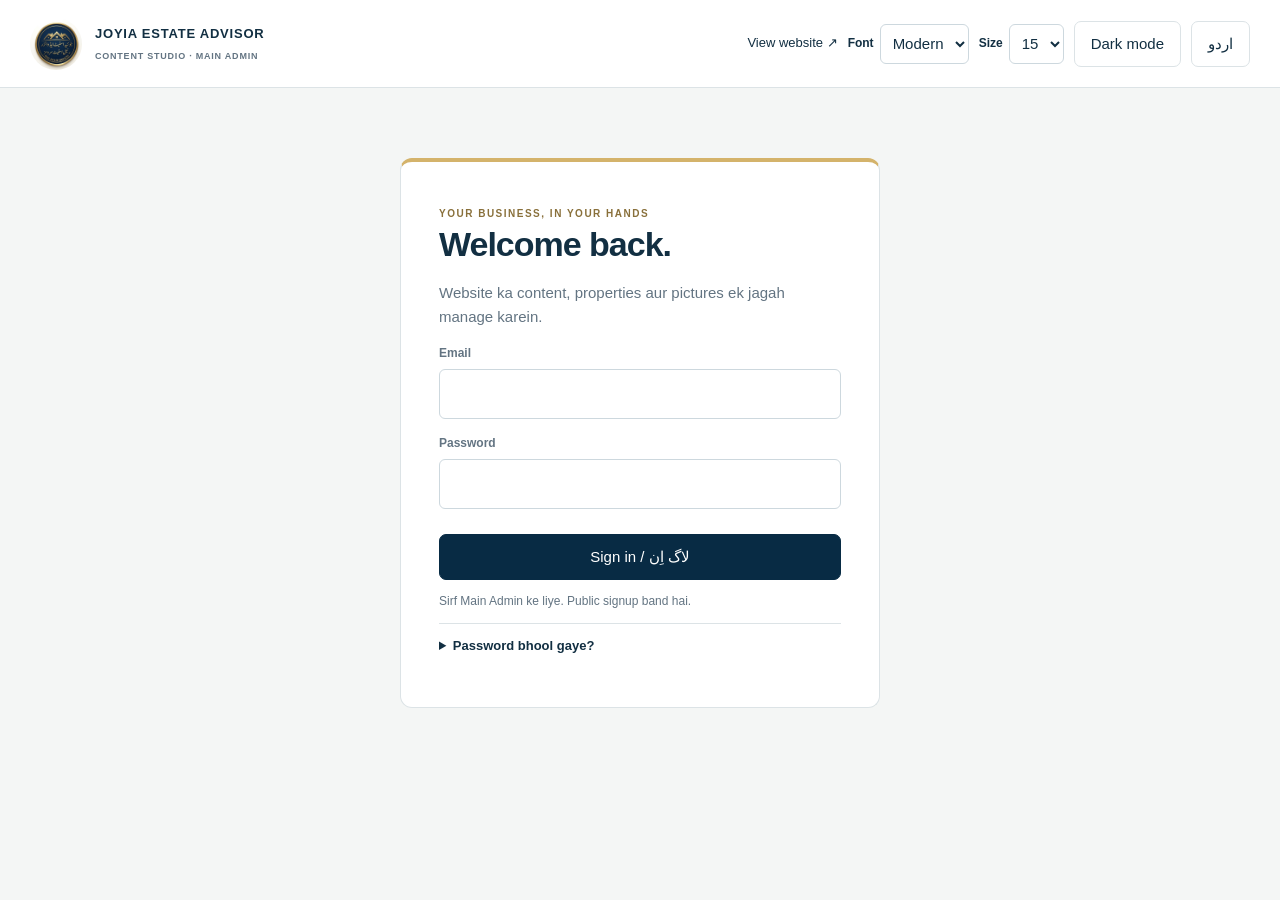
<file: admin/index.html>
<!doctype html>
<html lang="en"><head><meta charset="utf-8"><meta name="viewport" content="width=device-width,initial-scale=1"><meta name="robots" content="noindex,nofollow"><title>JSA · Admin Studio</title><link rel="icon" href="../assets/images/logo.webp"><link rel="stylesheet" href="admin.css"><script defer src="../assets/vendor/supabase.js"></script><script defer src="../assets/js/site-content.js"></script><script defer src="../assets/js/supabase-config.js"></script><script defer src="../assets/js/content-model.js"></script><script defer src="admin.js"></script></head>
<body>
<header class="top"><a class="identity" href="../index.html"><img src="../assets/images/logo.webp" alt="Joyia Estate Advisor"><span>JOYIA ESTATE ADVISOR<small>CONTENT STUDIO · MAIN ADMIN</small></span></a><div class="actions"><a href="../index.html" target="_blank" rel="noopener">View website ↗</a><label class="admin-font-label">Font <select id="admin-font"><option value="modern">Modern</option><option value="classic">Classic</option></select></label><label class="admin-font-label">Size <select id="admin-size"><option value="14">14</option><option value="15">15</option><option value="16">16</option><option value="18">18</option></select></label><button id="admin-theme" type="button">Dark mode</button><button id="admin-language">اردو</button><button id="logout" hidden>Sign out</button></div></header>
<main id="login-panel" class="login"><span class="overline">YOUR BUSINESS, IN YOUR HANDS</span><h1>Welcome back.</h1><p>Website ka content, properties aur pictures ek jagah manage karein.</p><form id="login-form"><label>Email<input id="email" type="email" autocomplete="username" required></label><label>Password<input id="password" type="password" autocomplete="current-password" required></label><button class="primary" id="login-button">Sign in / لاگ اِن</button></form><p class="subtle">Sirf Main Admin ke liye. Public signup band hai.</p><details><summary>Password bhool gaye?</summary><p>Supabase → Authentication → Users mein apna user kholein aur password recovery ka option use karein. Account delete na karein; permissions uski UID se linked hain.</p></details></main>
<div id="workspace" hidden><aside><p class="overline">WORKSPACE</p><nav id="sections" aria-label="Admin sections"></nav><div class="aside-note"><span class="dot"></span> One Main Admin<p>WhatsApp & phone enquiries.<br>No online transactions.</p></div></aside><main class="studio"><div class="heading"><div><p class="overline">JOYIA / ADMINISTRATION</p><h1 id="section-title">Overview</h1></div><span id="save-state" class="badge">Not published yet</span></div><div class="publish-bar"><span id="change-state">No unsaved changes</span><div class="actions"><button id="reload">Reload</button><button id="export">Backup ↓</button><button class="primary" id="publish">Publish changes ↗</button></div></div><section id="editor"></section></main></div>
<div id="message" role="status" aria-live="polite" hidden></div><noscript>Enable JavaScript to use Admin Studio.</noscript>
</body></html>
</file>
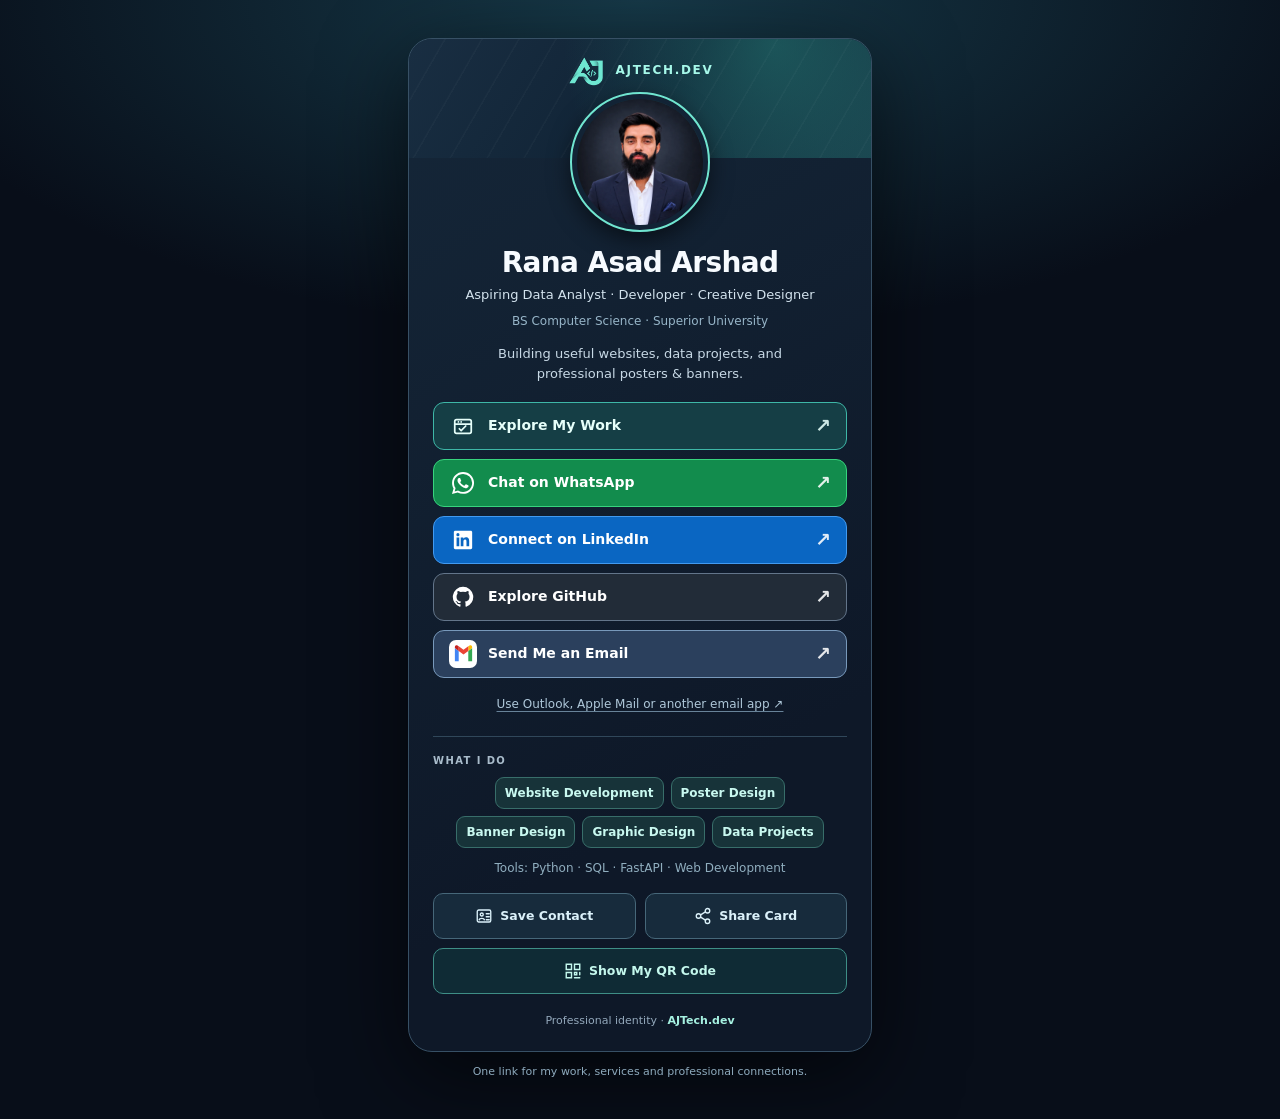
<file: ajtech-card/index.html>
<!doctype html>
<html lang="en">
<head>
  <meta charset="utf-8">
  <meta name="viewport" content="width=device-width, initial-scale=1">
  <meta name="theme-color" content="#080e19">
  <meta name="description" content="Connect with Rana Asad Arshad at AJTech.dev. Web development, data projects, poster and banner design. Explore portfolio, GitHub, LinkedIn or WhatsApp.">
  <meta property="og:type" content="website">
  <meta property="og:site_name" content="AJTech.dev">
  <meta property="og:title" content="Rana Asad Arshad | AJTech.dev">
  <meta property="og:description" content="Websites, data projects, posters and banners. Explore my work or get in touch with AJTech.dev.">
  <meta property="og:url" content="https://ranaasad-dev.github.io/ajtech-connect/">
  <meta property="og:image" content="https://ranaasad-dev.github.io/ajtech-connect/ajtech-preview-v2.jpg">
  <meta property="og:image:secure_url" content="https://ranaasad-dev.github.io/ajtech-connect/ajtech-preview-v2.jpg">
  <meta property="og:image:type" content="image/jpeg">
  <meta property="og:image:width" content="1200">
  <meta property="og:image:height" content="630">
  <meta property="og:image:alt" content="AJTech.dev digital business card with Rana Asad Arshad">
  <meta name="twitter:card" content="summary_large_image">
  <meta name="twitter:title" content="Rana Asad Arshad | AJTech.dev">
  <meta name="twitter:description" content="Web Development · Data Projects · Posters · Banners">
  <meta name="twitter:image" content="https://ranaasad-dev.github.io/ajtech-connect/ajtech-preview-v2.jpg">
  <title>Rana Asad Arshad | AJTech.dev — Connect</title>
  <link rel="icon" type="image/png" href="aj-mark.png">
  <style>
    :root{color-scheme:dark;--bg:#080e19;--surface:#101e2e;--text:#f7fbff;--muted:#b5c9d6;--mint:#70e5d0;--stroke:#304d60}
    *{box-sizing:border-box}
    html{min-height:100%;background:var(--bg)}
    body{margin:0;min-height:100vh;background:radial-gradient(ellipse 70% 35% at 50% 0%,#163948 0,transparent 85%),var(--bg);color:var(--text);font:400 14px/1.5 system-ui,-apple-system,'Segoe UI',Roboto,Arial,sans-serif;display:grid;place-items:center;padding:24px 14px 30px}
    a{color:inherit}
    .shell{width:min(100%,464px)}
    .card{overflow:hidden;border:1px solid #375065;border-radius:24px;background:linear-gradient(150deg,#152739 0%,#0e1828 72%);box-shadow:0 22px 65px #0007}
    .cover{height:119px;position:relative;background:radial-gradient(circle at 79% 5%,#2377728a,transparent 55%),linear-gradient(125deg,#192e42,#102335 55%,#193f4b)}
    .cover:after{content:"";position:absolute;inset:0;pointer-events:none;background:repeating-linear-gradient(120deg,transparent 0 30px,#ffffff07 31px 32px)}
    .brand{position:absolute;left:50%;top:15px;transform:translateX(-50%);display:flex;align-items:center;gap:7px;z-index:1;font-weight:800;letter-spacing:.14em;color:#a6f8e9;font-size:12px;white-space:nowrap}
    .brand img{width:42px;height:32px;object-fit:contain}
    .profile{display:block;width:136px;height:136px;object-fit:cover;object-position:center 36%;border:5px solid #122335;outline:2px solid var(--mint);border-radius:50%;margin:-64px auto 0;position:relative;z-index:2;box-shadow:0 8px 23px #0009}
    .content{text-align:center;padding:13px 24px 22px}
    h1{font-size:clamp(24px,5.8vw,28px);line-height:1.18;letter-spacing:-.65px;margin:3px 0 6px}
    .role{margin:0;color:#d3e3ee;font-size:13px}
    .education{margin:7px 0 0;color:#97b5c8;font-size:12px}
    .intro{margin:14px auto 18px;color:#c8d9e6;max-width:365px;font-size:13px;line-height:1.55}
    .section-label{margin:0 0 9px;text-align:left;color:#a9bccb;font-size:10px;letter-spacing:.14em;font-weight:800;text-transform:uppercase}
    .links{display:grid;gap:9px}
    .link{display:flex;align-items:center;justify-content:space-between;gap:12px;min-height:48px;padding:8px 15px;border-radius:11px;border:1px solid transparent;text-decoration:none;font-weight:670;text-align:left;font-size:14px;transition:background-color .16s,border-color .16s,transform .16s}
    .link:hover{transform:translateY(-1px)}
    .left{display:flex;align-items:center;gap:11px;min-width:0}
    .glyph{width:28px;height:28px;display:inline-flex;align-items:center;justify-content:center;flex:none}
    .glyph svg{display:block;width:22px;height:22px}
    .arrow{font-size:19px;opacity:.88;flex:none;line-height:1}
    .portfolio{background:#153e45;border-color:#3eb7a7;color:#e6fffa}
    .portfolio:hover{background:#20616a}
    .whatsapp{background:#128c4d;border-color:#37d47e;color:#fff}
    .whatsapp:hover{background:#0c7840}
    .linkedin{background:#0a66c2;border-color:#429af0;color:#fff}
    .linkedin:hover{background:#0755a5}
    .github{background:#222c38;border-color:#63758a;color:#fff}
    .github:hover{background:#303d4e}
    .email{background:#2b405d;border-color:#7899bb;color:#fff}
    .email:hover{background:#385879}
    .email .glyph{background:#fff;border-radius:7px;width:28px;height:28px}
    .email .glyph svg{width:23px;height:23px}
    .contact-alt{display:inline-block;padding:6px 8px;margin-top:2px;color:#afc8da;font-size:12px;text-decoration:underline;text-decoration-color:#688399;text-underline-offset:3px}
    .services{margin:17px 0 0;border-top:1px solid #30475a;padding-top:16px}
    .service-tags,.skill-tags{display:flex;flex-wrap:wrap;justify-content:center;gap:7px}
    .service{font-size:12px;font-weight:600;padding:6px 9px;color:#c9f9f0;border-radius:9px;border:1px solid #386e6a;background:#173339}
    .skills-note{margin:11px 0 0;color:#90aebf;font-size:12px}
    .actions{display:grid;grid-template-columns:1fr 1fr;gap:9px;margin-top:16px}
    .action{display:flex;gap:7px;align-items:center;justify-content:center;min-height:46px;padding:8px 9px;border:1px solid #466779;border-radius:10px;background:#172b3c;color:#dbf1fa;font:650 12.5px/1.25 system-ui,-apple-system,'Segoe UI',Arial,sans-serif;cursor:pointer;transition:background-color .16s}
    .action:hover{background:#254356}
    .action svg{height:18px;width:18px;flex:none}
    .action.qr-button{grid-column:1/-1;min-height:46px;background:#0f2b35;border-color:#3e8e86;color:#c4f8ed}
    .footer{margin:19px 0 0;color:#93a8bb;font-size:11px}
    .footer strong{color:#a6f1e1}
    .note{text-align:center;margin:12px 0 0;color:#8eaabd;font-size:11px}
    .toast{position:fixed;z-index:20;bottom:22px;left:50%;transform:translateX(-50%);border-radius:10px;background:#d9fff5;color:#0a302d;padding:10px 15px;font-weight:650;font-size:13px;box-shadow:0 6px 28px #0007;display:none;max-width:calc(100vw - 32px);text-align:center}
    .link:focus-visible,.contact-alt:focus-visible,.action:focus-visible,.dialog-close:focus-visible,.qr-link:focus-visible{outline:3px solid #b2fff0;outline-offset:3px}
    dialog{width:min(90vw,370px);border:1px solid #4b8d8b;border-radius:18px;background:#112637;color:#f5fcff;padding:23px;text-align:center;box-shadow:0 20px 75px #0009}
    dialog::backdrop{background:rgba(3,9,16,.78)}
    .dialog-close{position:absolute;right:12px;top:9px;background:transparent;border:0;color:#d3ebf3;font-size:25px;cursor:pointer;line-height:1;padding:4px 8px}
    .qr-title{margin:2px 0 6px;font-size:19px}
    .qr-description{margin:0 auto 13px;color:#c5dbe4;font-size:13px}
    .qr-image{display:block;background:white;border-radius:10px;width:min(100%,248px);height:auto;margin:0 auto}
    .qr-link{display:inline-block;text-decoration:none;color:#a6f8e9;border:1px solid #428c86;border-radius:10px;margin-top:14px;padding:10px 15px;font-weight:650;font-size:13px}
    @media(max-width:360px){body{padding:12px 9px 20px}.content{padding:12px 15px 19px}.link{padding:8px 12px}.service{font-size:11.5px}}
    @media(min-width:900px){body{padding-top:38px;padding-bottom:38px}.card{box-shadow:0 25px 85px #0009}}
    @media(prefers-reduced-motion:reduce){*,*:before,*:after{transition:none!important;scroll-behavior:auto!important}}
  </style>
</head>
<body>
  <main class="shell">
    <article class="card" aria-labelledby="profile-name">
      <div class="cover"><div class="brand"><img src="aj-mark.png" alt="" width="42" height="32"><span>AJTECH.DEV</span></div></div>
      <img class="profile" src="profile.webp" alt="Portrait of Rana Asad Arshad" width="136" height="136" decoding="async" fetchpriority="high">
      <div class="content">
        <h1 id="profile-name">Rana Asad Arshad</h1>
        <p class="role">Aspiring Data Analyst · Developer · Creative Designer</p>
        <p class="education">BS Computer Science · Superior University</p>
        <p class="intro">Building useful websites, data projects, and professional posters &amp; banners.</p>
        <nav aria-label="Get in touch and explore work" class="links">
          <a class="link portfolio" href="https://ranaasad-dev.github.io/rana_Asad_Portfolio/" target="_blank" rel="noopener noreferrer"><span class="left"><span class="glyph"><svg aria-hidden="true" fill="none" focusable="false" stroke="currentColor" stroke-linecap="round" stroke-linejoin="round" stroke-width="1.9" viewbox="0 0 24 24">
<rect height="15" rx="2" width="18" x="3" y="5"></rect>
<path d="M3 10h18M7 7.5h.01M10 7.5h.01M8 15l2 2 5-5"></path>
</svg></span><span>Explore My Work</span></span><span class="arrow" aria-hidden="true">↗</span></a>
          <a class="link whatsapp" href="https://wa.me/923401640693?text=Hello%20AJTech.dev%2C%20I%20would%20like%20to%20connect." target="_blank" rel="noopener noreferrer"><span class="left"><span class="glyph"><svg aria-hidden="true" fill="currentColor" focusable="false" viewbox="0 0 24 24">
<path d="M20.52 3.48A11.85 11.85 0 0 0 12.05 0C5.45 0 .08 5.37.08 11.97c0 2.11.55 4.17 1.6 5.99L0 24l6.2-1.63a11.96 11.96 0 0 0 5.85 1.49h.01c6.6 0 11.97-5.37 11.97-11.97 0-3.2-1.25-6.21-3.51-8.41ZM12.05 21.84c-1.77 0-3.51-.47-5.04-1.38l-.36-.21-3.74.98 1-3.64-.24-.38a9.85 9.85 0 0 1-1.52-5.24c0-5.46 4.44-9.9 9.91-9.9a9.84 9.84 0 0 1 7 2.9 9.83 9.83 0 0 1 2.9 7c0 5.46-4.44 9.87-9.91 9.87Zm5.43-7.39c-.3-.15-1.76-.87-2.03-.97-.27-.1-.47-.15-.67.15-.2.3-.77.97-.94 1.17-.17.2-.35.22-.65.07-.3-.15-1.26-.47-2.4-1.49-.89-.79-1.49-1.76-1.66-2.06-.17-.3-.02-.46.13-.61.13-.13.3-.35.45-.52.15-.17.2-.3.3-.5.1-.2.05-.37-.03-.52-.07-.15-.67-1.61-.92-2.2-.24-.58-.49-.5-.67-.51h-.57c-.2 0-.52.07-.79.37-.27.3-1.04 1.02-1.04 2.48 0 1.46 1.07 2.87 1.22 3.07.15.2 2.1 3.2 5.08 4.49.71.31 1.26.49 1.69.63.71.23 1.36.19 1.87.12.57-.09 1.76-.72 2.01-1.42.25-.7.25-1.3.17-1.42-.07-.13-.27-.2-.57-.35Z"></path>
</svg></span><span>Chat on WhatsApp</span></span><span class="arrow" aria-hidden="true">↗</span></a>
          <a class="link linkedin" href="https://www.linkedin.com/in/rana-asad-arshad-pk" target="_blank" rel="noopener noreferrer"><span class="left"><span class="glyph"><svg aria-hidden="true" fill="currentColor" focusable="false" viewbox="0 0 24 24">
<path d="M20.45 2H3.55C2.69 2 2 2.68 2 3.52v16.96c0 .84.69 1.52 1.55 1.52h16.9c.86 0 1.55-.68 1.55-1.52V3.52c0-.84-.69-1.52-1.55-1.52ZM7.93 18.75H4.98V9.2h2.95v9.55ZM6.45 7.9a1.71 1.71 0 1 1 0-3.42 1.71 1.71 0 0 1 0 3.42Zm12.3 10.85H15.8V14.1c0-1.11-.02-2.54-1.55-2.54-1.55 0-1.79 1.21-1.79 2.46v4.73H9.52V9.2h2.83v1.3h.04c.39-.75 1.35-1.55 2.78-1.55 2.97 0 3.58 1.96 3.58 4.51v5.29Z"></path>
</svg></span><span>Connect on LinkedIn</span></span><span class="arrow" aria-hidden="true">↗</span></a>
          <a class="link github" href="https://github.com/ranaasad-dev" target="_blank" rel="noopener noreferrer"><span class="left"><span class="glyph"><svg aria-hidden="true" fill="currentColor" focusable="false" viewbox="0 0 24 24">
<path d="M12 .9a11.1 11.1 0 0 0-3.51 21.63c.55.1.76-.24.76-.54v-2.12c-3.09.67-3.74-1.31-3.74-1.31-.5-1.28-1.23-1.62-1.23-1.62-1.01-.69.08-.68.08-.68 1.12.08 1.71 1.15 1.71 1.15.99 1.69 2.6 1.2 3.23.92.1-.72.39-1.2.71-1.47-2.47-.28-5.06-1.24-5.06-5.49 0-1.21.43-2.2 1.14-2.98-.11-.28-.49-1.41.11-2.94 0 0 .93-.3 3.05 1.14a10.6 10.6 0 0 1 5.55 0c2.12-1.44 3.04-1.14 3.04-1.14.61 1.53.23 2.66.12 2.94.71.78 1.13 1.77 1.13 2.98 0 4.26-2.6 5.2-5.08 5.48.4.35.75 1.03.75 2.08v3.08c0 .3.2.65.77.54A11.1 11.1 0 0 0 12 .9Z"></path>
</svg></span><span>Explore GitHub</span></span><span class="arrow" aria-hidden="true">↗</span></a>
          <a class="link email" href="https://mail.google.com/mail/?view=cm&amp;fs=1&amp;to=ajtech.dev17%40gmail.com&amp;su=Let%27s%20Connect" target="_blank" rel="noopener noreferrer"><span class="left"><span class="glyph"><svg aria-hidden="true" focusable="false" viewbox="0 0 24 24">
<path d="M3 20h4V9.3L3 6.3V20Z" fill="#4285F4"></path>
<path d="M17 20h4V6.3l-4 3V20Z" fill="#34A853"></path>
<path d="M17 4.4v4.9l4-3V5.3c0-1.5-1.7-2.3-3-1.4L17 4.4Z" fill="#FBBC05"></path>
<path d="M7 9.3 12 13l5-3.7V4.4L12 8 7 4.4v4.9Z" fill="#EA4335"></path>
<path d="M3 5.3v1l4 3V4.4l-1-.5C4.7 3 3 3.8 3 5.3Z" fill="#C5221F"></path>
</svg></span><span>Send Me an Email</span></span><span class="arrow" aria-hidden="true">↗</span></a>
          <a class="contact-alt" href="mailto:ajtech.dev17@gmail.com?subject=Let%27s%20Connect">Use Outlook, Apple Mail or another email app ↗</a>
        </nav>
        <section class="services" aria-labelledby="services-title">
          <h2 id="services-title" class="section-label">What I do</h2>
          <div class="service-tags">
            <span class="service">Website Development</span>
            <span class="service">Poster Design</span>
            <span class="service">Banner Design</span>
            <span class="service">Graphic Design</span>
            <span class="service">Data Projects</span>
          </div>
          <p class="skills-note">Tools: Python · SQL · FastAPI · Web Development</p>
        </section>
        <div class="actions" aria-label="Card utilities">
          <button class="action" type="button" id="save"><svg viewBox="0 0 24 24" fill="none" stroke="currentColor" stroke-width="1.8" stroke-linecap="round" stroke-linejoin="round" aria-hidden="true"><rect x="3" y="4" width="18" height="16" rx="2"/><circle cx="9" cy="10" r="2"/><path d="M5.5 17c.5-2.5 6.5-2.5 7 0M15 9h4M15 13h4M15 17h4"/></svg>Save Contact</button>
          <button class="action" type="button" id="share"><svg viewBox="0 0 24 24" fill="none" stroke="currentColor" stroke-width="1.8" stroke-linecap="round" stroke-linejoin="round" aria-hidden="true"><circle cx="18" cy="5" r="3"/><circle cx="6" cy="12" r="3"/><circle cx="18" cy="19" r="3"/><path d="m8.8 10.5 6.4-4M8.8 13.5l6.4 4"/></svg>Share Card</button>
          <button class="action qr-button" type="button" id="open-qr" aria-haspopup="dialog"><svg viewBox="0 0 24 24" fill="none" stroke="currentColor" stroke-width="1.9" stroke-linecap="round" aria-hidden="true"><path d="M3 3h7v7H3zM14 3h7v7h-7zM3 14h7v7H3zM14 14h3v3h-3zM21 14v3M14 21h3M21 21h-3"/></svg>Show My QR Code</button>
        </div>
        <p class="footer">Professional identity · <strong>AJTech.dev</strong></p>
      </div>
    </article>
    <p class="note">One link for my work, services and professional connections.</p>
  </main>
  <dialog id="qr-dialog" aria-labelledby="qr-title">
    <button class="dialog-close" type="button" id="close-qr" aria-label="Close QR code">&times;</button>
    <h2 class="qr-title" id="qr-title">Scan My Digital Card</h2>
    <p class="qr-description">Point your phone camera at this QR code to open my public AJTech.dev card.</p>
    <img class="qr-image" src="ajtech-qr.png" alt="QR code for the AJTech.dev digital card" width="248" height="248">
    <a class="qr-link" href="ajtech-qr.png" download="AJTech.dev-QR-Code.png">Download QR for posters &amp; banners</a>
  </dialog>
  <div class="toast" id="toast" role="status" aria-live="polite"></div>
  <script>
    'use strict';
    const d=window.parent.SITE_CONTENT?.developer?.card || {};
    const email=d.email||'ajtech.dev17@gmail.com';
    const cardUrl='https://ranaasad-dev.github.io/ajtech-connect/';
    const linkedin=d.linkedin||'https://www.linkedin.com/in/rana-asad-arshad-pk';
    const github=d.github||'https://github.com/ranaasad-dev';
    const portfolio=d.portfolio||'https://ranaasad-dev.github.io/rana_Asad_Portfolio/';
    for(const [selector,value] of [['#profile-name',d.name],['.role',d.role],['.education',d.education],['.intro',d.intro]])if(value)document.querySelector(selector).textContent=value;
    if(d.image)document.querySelector('.profile').src=/^https:\/\//i.test(d.image)?d.image:'../'+d.image;
    for(const [selector,value] of [['.portfolio',portfolio],['.whatsapp',d.whatsapp],['.linkedin',linkedin],['.github',github]])if(value)document.querySelector(selector).href=value;
    document.querySelector('.email').href='https://mail.google.com/mail/?view=cm&fs=1&to='+encodeURIComponent(email);
    document.querySelector('.contact-alt').href='mailto:'+encodeURIComponent(email);
    let toastTimer;
    function toast(message){
      const node=document.getElementById('toast');node.textContent=message;node.style.display='block';
      clearTimeout(toastTimer);toastTimer=setTimeout(()=>{node.style.display='none'},2700);
    }
    function vcardEscape(s){return String(s).replace(/\\/g,'\\\\').replace(/\r?\n/g,'\\n').replace(/,/g,'\\,').replace(/;/g,'\\;')}
    document.getElementById('save').addEventListener('click',()=>{
      const lines=[
        'BEGIN:VCARD','VERSION:3.0','FN:'+vcardEscape(d.name||'Rana Asad Arshad'),
        'ORG:AJTech.dev','TITLE:'+vcardEscape(d.role||'Developer'),
        'EMAIL;TYPE=INTERNET:'+email,'URL:'+cardUrl,
        'NOTE:'+vcardEscape('LinkedIn: '+linkedin+' | GitHub: '+github+' | Portfolio: '+portfolio+' | Services: Websites, Poster Design, Banner Design, Graphic Design'),
        'END:VCARD'
      ];
      const blob=new Blob([lines.join('\r\n')+'\r\n'],{type:'text/vcard;charset=utf-8'});
      const objectUrl=URL.createObjectURL(blob),a=document.createElement('a');
      a.href=objectUrl;a.download='Rana_Asad_Arshad.vcf';document.body.appendChild(a);a.click();a.remove();
      setTimeout(()=>URL.revokeObjectURL(objectUrl),1800);toast('Contact file downloaded');
    });
    document.getElementById('share').addEventListener('click',async()=>{
      try{
        if(navigator.share){await navigator.share({title:'Rana Asad Arshad | AJTech.dev',text:'Explore my work and get in touch.',url:cardUrl});return;}
        if(navigator.clipboard&&window.isSecureContext){await navigator.clipboard.writeText(cardUrl);toast('Card link copied');return;}
        const field=document.createElement('textarea');field.value=cardUrl;field.setAttribute('readonly','');field.style.position='fixed';field.style.opacity='0';document.body.appendChild(field);field.select();
        const copied=document.execCommand('copy');field.remove();toast(copied?'Card link copied':'Copy the website URL from your browser');
      }catch(error){if(error.name!=='AbortError')toast('Copy the website URL from your browser')}
    });
    const qrDialog=document.getElementById('qr-dialog');
    document.getElementById('open-qr').addEventListener('click',()=>qrDialog.showModal());
    document.getElementById('close-qr').addEventListener('click',()=>qrDialog.close());
    qrDialog.addEventListener('click',event=>{if(event.target===qrDialog)qrDialog.close()});
  </script>
</body>
</html>
</file>
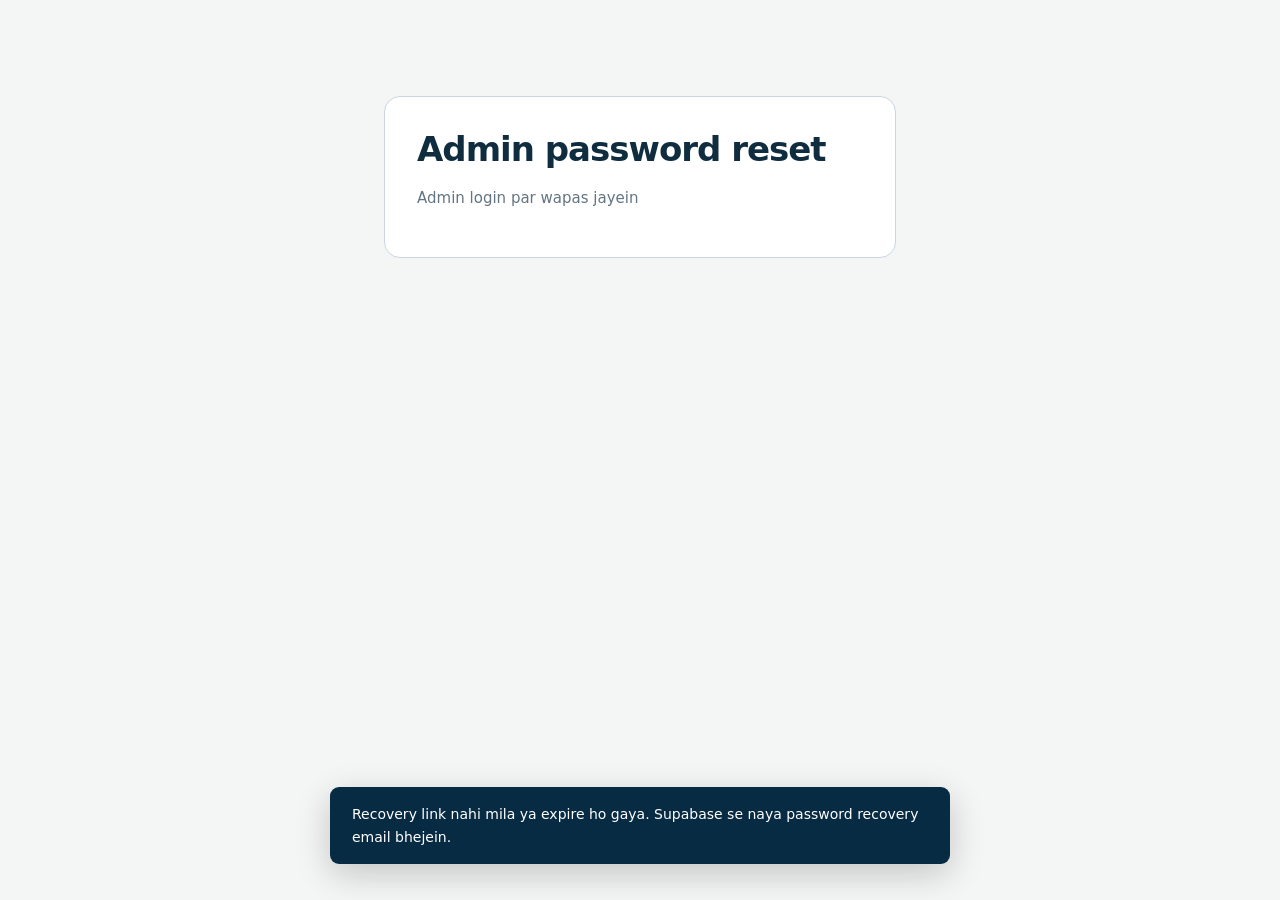
<file: admin/reset-password.html>
<!doctype html>
<html lang="en">
<head>
  <meta charset="utf-8">
  <meta name="viewport" content="width=device-width, initial-scale=1">
  <meta name="robots" content="noindex,nofollow">
  <title>JSA Admin - Reset password</title>
  <link rel="stylesheet" href="admin.css">
  <script defer src="../assets/vendor/supabase.js"></script>
  <script defer src="../assets/js/supabase-config.js"></script>
  <style>body{padding:2rem}.recovery{max-width:32rem;margin:4rem auto;padding:2rem;border:1px solid #cbd5e1;border-radius:1rem;background:white;color:#102d40;font-family:system-ui,sans-serif}.recovery label{display:block;margin:1rem 0}.recovery input{display:block;width:100%;box-sizing:border-box;padding:.8rem;margin-top:.4rem}.recovery button{padding:.8rem 1rem;cursor:pointer}.recovery p{line-height:1.6}</style>
</head>
<body>
  <main class="recovery">
    <h1>Admin password reset</h1>
    <p id="message" role="status">Recovery link check ho raha hai...</p>
    <form id="form" hidden>
      <label>Naya password <input id="password" type="password" minlength="8" autocomplete="new-password" required></label>
      <label>Dobara password likhein <input id="confirm" type="password" minlength="8" autocomplete="new-password" required></label>
      <button id="save" type="submit">Save new password</button>
    </form>
    <p><a href="./">Admin login par wapas jayein</a></p>
  </main>
  <script>
    window.addEventListener('DOMContentLoaded', async () => {
      const msg = document.getElementById('message');
      const form = document.getElementById('form');
      const button = document.getElementById('save');
      const fragment = new URLSearchParams(location.hash.slice(1));
      const isRecovery = fragment.get('type') === 'recovery';
      if (!isRecovery) {
        msg.textContent = 'Recovery link nahi mila ya expire ho gaya. Supabase se naya password recovery email bhejein.';
        return;
      }
      try {
        const client = supabase.createClient(JSA_CONFIG.url, JSA_CONFIG.key, {
          auth: { storage: sessionStorage, storageKey: 'jsa-password-recovery', detectSessionInUrl: true }
        });
        const { data, error } = await client.auth.getSession();
        if (error || !data.session) throw new Error('Recovery link expire ya invalid hai. Naya email bhejein.');
        if (data.session.user.id !== JSA_CONFIG.adminId) {
          await client.auth.signOut();
          throw new Error('Yeh account Main Admin nahi hai.');
        }
        msg.textContent = 'Apna naya password likhein.';
        form.hidden = false;
        form.addEventListener('submit', async (event) => {
          event.preventDefault();
          const password = document.getElementById('password').value;
          if (password !== document.getElementById('confirm').value) {
            msg.textContent = 'Dono passwords same nahi hain.';
            return;
          }
          button.disabled = true;
          const result = await client.auth.updateUser({ password });
          if (result.error) {
            msg.textContent = 'Password change nahi hua: ' + result.error.message;
            button.disabled = false;
            return;
          }
          form.reset();
          form.hidden = true;
          msg.textContent = 'Password change ho gaya. Ab admin login par jayein.';
          await client.auth.signOut();
        });
      } catch (error) {
        msg.textContent = error.message || 'Recovery page load nahi hua.';
      }
    });
  </script>
</body>
</html>
</file>
<file: admin/admin.css>
:root{--ink:#122f42;--muted:#637482;--gold:#d4b36b;--navy:#082b44;--line:#dce3e6;--bg:#f4f6f5;--white:#fff}*{box-sizing:border-box}body{margin:0;color:var(--ink);background:var(--bg);font:15px/1.6 Arial,sans-serif}button,input,textarea,select{font:inherit}a{color:inherit;text-decoration:none}button{border:1px solid var(--line);background:white;color:var(--ink);padding:10px 16px;border-radius:7px;cursor:pointer;min-height:44px}button:hover{border-color:#637482}button:disabled{opacity:.5;cursor:wait}button:focus-visible,a:focus-visible,input:focus,textarea:focus,select:focus{outline:2px solid #b78a32;outline-offset:3px}.primary{background:var(--navy);color:#fff;border-color:var(--navy)}.danger{color:#a52b2b}.top{height:88px;background:white;border-bottom:1px solid var(--line);display:flex;align-items:center;justify-content:space-between;padding:16px 30px;gap:20px;position:sticky;top:0;z-index:4}.identity{display:flex;align-items:center;gap:13px;font-weight:700;font-size:13px;letter-spacing:.06em}.identity img{width:52px;height:52px;border-radius:50%}.identity small{display:block;font-size:9px;color:var(--muted);margin-top:4px}.actions{display:flex;align-items:center;gap:10px;flex-wrap:wrap}.top a:not(.identity){font-size:13px}.login{width:min(480px,calc(100% - 40px));margin:70px auto;background:white;border:1px solid var(--line);border-top:4px solid var(--gold);border-radius:12px;padding:38px}.overline{font-size:10px;letter-spacing:.15em;font-weight:700;color:#89703b;margin:0 0 12px}h1{font-size:34px;letter-spacing:-1px;line-height:1.2;margin:0 0 16px}h2{font-size:21px;margin:0 0 15px}h3{margin:0 0 12px;font-size:17px}p{color:var(--muted)}label{display:block;color:var(--muted);font-size:12px;font-weight:700;margin:0 0 15px}input,textarea,select{display:block;width:100%;background:white;color:var(--ink);border:1px solid #cdd8de;border-radius:6px;padding:12px;margin-top:6px;font-weight:400;font-size:15px}textarea{min-height:92px;resize:vertical;line-height:1.7}input[type=checkbox]{display:inline;width:auto;margin-inline-end:10px}input[type=color]{padding:5px;height:44px;width:80px}input[type=file]{font-size:12px}textarea[lang=ur],input[lang=ur]{line-height:2;direction:rtl}.login .primary{width:100%;margin-top:10px}.subtle,small{font-size:12px;color:var(--muted)}aside{position:fixed;top:88px;bottom:0;width:230px;background:var(--navy);color:#dfe7ed;padding:30px 20px;overflow:auto}aside .overline{color:#b6c8d4}nav button{display:block;width:100%;text-align:start;background:none;border:none;color:#c7d5df;font-size:13px;margin:3px 0;padding:12px 14px}nav button.active{background:#ffffff12;color:#f2d99c;border-inline-start:3px solid var(--gold);border-radius:0 6px 6px 0}.aside-note{border-top:1px solid #ffffff20;padding-top:20px;margin-top:30px;font-size:12px}.aside-note p{color:#92adbe;font-size:11px}.dot{display:inline-block;width:6px;height:6px;border-radius:50%;background:#7bb19b;margin-inline-end:7px}.studio{margin-inline-start:230px;padding:38px 40px 80px;max-width:1550px}.heading{display:flex;justify-content:space-between;align-items:center;gap:20px}.badge{border:1px solid var(--line);border-radius:30px;padding:6px 12px;font-size:11px;white-space:nowrap}.publish-bar{display:flex;justify-content:space-between;align-items:center;gap:15px;padding:15px 0 22px;margin-bottom:24px;border-bottom:1px solid var(--line);font-size:12px}.card{background:white;border:1px solid var(--line);border-radius:10px;padding:24px;margin-bottom:20px}.grid{display:grid;grid-template-columns:repeat(2,minmax(0,1fr));gap:20px}.stats{display:grid;grid-template-columns:repeat(3,minmax(0,1fr));gap:18px;margin-bottom:24px}.stat{background:white;border:1px solid var(--line);padding:25px;border-radius:10px}.stat strong{font-size:34px;display:block;font-weight:500}.stat span{font-size:11px;color:var(--muted);text-transform:uppercase;letter-spacing:.08em}.collection-item{border:1px solid var(--line);padding:20px;border-radius:9px;margin:15px 0;background:#fafcfc}.item-head{display:flex;justify-content:space-between;align-items:center;gap:10px;margin-bottom:15px}.item-head button{font-size:12px;padding:5px 10px;min-height:36px}.image-preview{max-width:260px;max-height:180px;object-fit:contain;border:1px solid var(--line);border-radius:6px;margin:10px 0;background:#f5f5f5}.photo-list{display:flex;gap:14px;flex-wrap:wrap}.photo-item{width:150px}.photo-item img{width:150px;height:115px;object-fit:cover;border-radius:7px}.photo-item button{font-size:11px;min-height:34px;padding:6px}.empty{padding:42px 20px;text-align:center;border:1px dashed #bccbd2;border-radius:12px}.empty h2{font-size:24px}details{border-top:1px solid var(--line);padding:12px 0}summary{cursor:pointer;font-weight:700;font-size:13px}.help{padding:14px 18px;background:#f6f0e4;border-inline-start:3px solid var(--gold);font-size:13px;margin-bottom:24px;color:#68552f}.search{max-width:500px;margin-bottom:22px}.toolbar{display:flex;justify-content:space-between;gap:15px;margin-bottom:22px;flex-wrap:wrap}#message{position:fixed;bottom:22px;left:50%;transform:translateX(-50%);max-width:calc(100% - 32px);width:620px;background:#082b44;color:white;padding:16px 22px;border-radius:9px;box-shadow:0 10px 35px #0003;z-index:20;font-size:14px}#message.error{background:#8c2c29}[hidden]{display:none!important}.media-grid{display:grid;grid-template-columns:repeat(auto-fill,minmax(170px,1fr));gap:18px}.media-grid img{width:100%;height:145px;object-fit:contain}.media-grid p{overflow-wrap:anywhere;font-size:11px}.media-grid .card{padding:12px}.note{font-size:12px;color:var(--muted)}@media(max-width:900px){.top{padding:12px 18px}.studio{padding:26px 22px;margin-inline-start:190px}aside{width:190px;padding:25px 12px}.stats{gap:10px}.stat{padding:16px}.grid{grid-template-columns:1fr}.identity span{max-width:160px}}@media(max-width:650px){.top{height:auto;position:relative;flex-wrap:wrap}.identity span{max-width:none}aside{position:relative;top:0;width:100%;padding:12px}aside .overline,.aside-note{display:none}nav{display:flex;overflow:auto;gap:8px}nav button{width:auto;white-space:nowrap;flex-shrink:0}nav button.active{border-inline-start:0;border-bottom:2px solid var(--gold)}.studio{margin:0;padding:25px 16px 90px}.heading{align-items:start;flex-direction:column;gap:0}.heading h1{font-size:29px}.publish-bar{align-items:start;flex-direction:column}.card{padding:18px}.stats{grid-template-columns:1fr 1fr}.stat:last-child{grid-column:1/-1}.item-head{flex-wrap:wrap}.login{margin-top:30px;padding:25px}.badge{margin-bottom:12px}}

html[data-admin-theme=dark]{--ink:#ecf2f4;--muted:#b8cad2;--line:#38505b;--bg:#081b26;--white:#112d3a;color-scheme:dark}html[data-admin-theme=dark] body{background:var(--bg)}html[data-admin-theme=dark] .top,html[data-admin-theme=dark] .login,html[data-admin-theme=dark] .card,html[data-admin-theme=dark] .stat,html[data-admin-theme=dark] .collection-item,html[data-admin-theme=dark] button:not(.primary),html[data-admin-theme=dark] input,html[data-admin-theme=dark] textarea,html[data-admin-theme=dark] select{background:#112d3a;color:var(--ink)}html[data-admin-theme=dark] .help{background:#342e20;color:#f4dcaa}html[data-admin-theme=dark] nav button{background:transparent;color:#c7d5df}

body{font-size:var(--admin-font-size,15px)}html[data-admin-font=classic] body{font-family:Georgia,serif}.admin-font-label{display:flex;align-items:center;gap:6px;margin:0;color:var(--ink);font-size:12px}.admin-font-label select{width:auto;margin:0;padding:5px 8px;min-height:40px}

.sticky-search{position:sticky;top:88px;z-index:3;background:var(--bg);padding:10px 0;border-bottom:1px solid var(--line)}.sticky-search .search{margin:0;max-width:500px}@media(max-width:650px){.sticky-search{top:0;z-index:3;padding:8px 0}}

.office-week-editor{display:grid;grid-template-columns:1fr 1fr 1fr 1fr;gap:12px;align-items:end;padding:15px 0;border-bottom:1px solid #8884}.office-week-editor label{margin:0}.office-week-editor select,.office-week-editor input{width:100%}@media(max-width:800px){.office-week-editor{grid-template-columns:1fr 1fr}.office-week-editor strong{grid-column:1/-1}}

.publish-bar {
  position: sticky;
  top: 88px;
  z-index: 5;
  background: var(--bg);
  padding: 12px;
}

@media (max-width: 650px) {
  .publish-bar {
    top: 0;
  }
}
</file>
